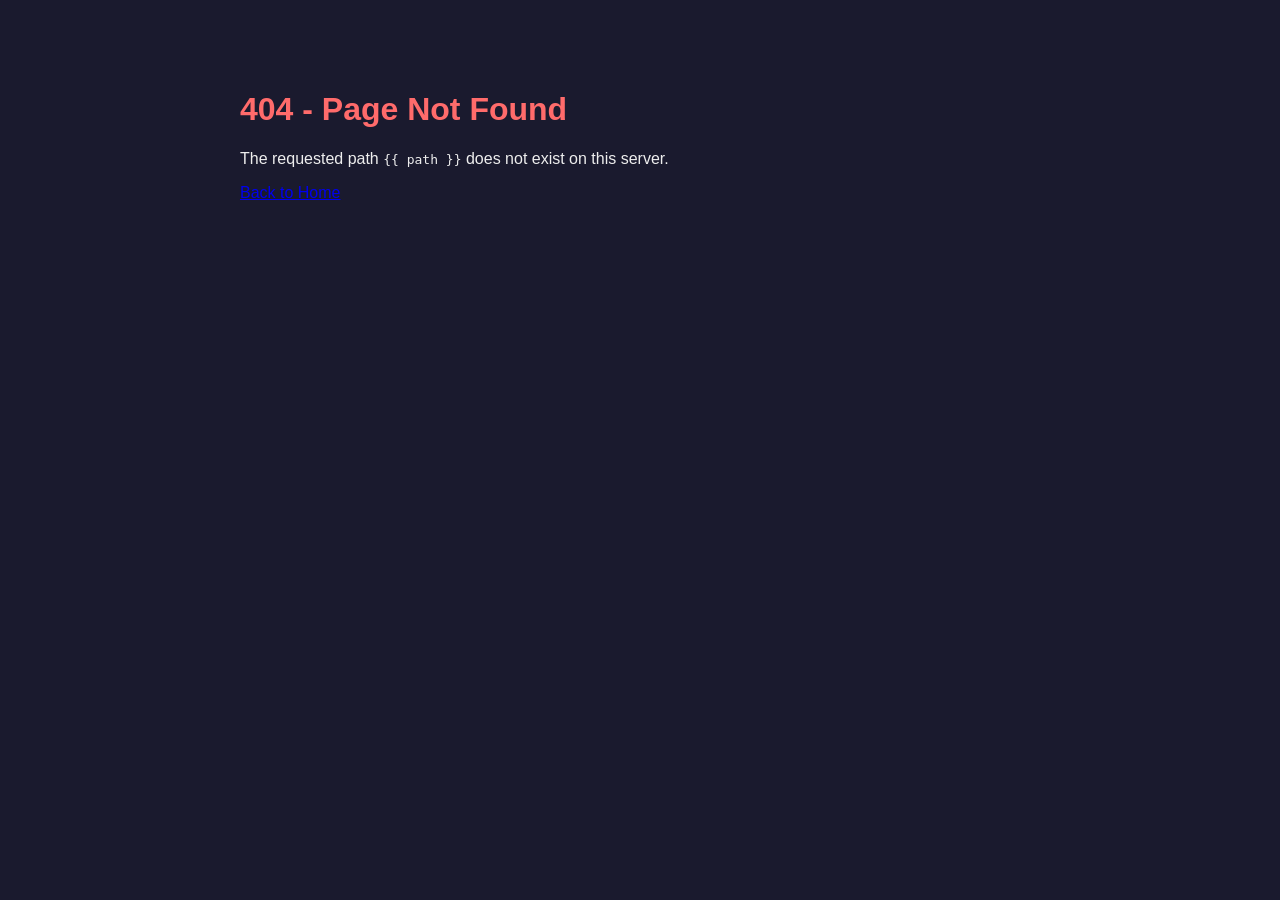
<file: d0y_11/shadow_web_server/templates/error404.html>
<!-- templates/error404.html — reserved for future template-engine use -->
<!DOCTYPE html>
<html>
<head><title>404 Not Found</title>
<style>body{font-family:Arial;max-width:800px;margin:50px auto;padding:20px;background:#1a1a2e;color:#eee;}h1{color:#ff6b6b;}</style>
</head>
<body>
    <h1>404 - Page Not Found</h1>
    <p>The requested path <code>{{ path }}</code> does not exist on this server.</p>
    <p><a href="/">Back to Home</a></p>
</body>
</html>
</file>
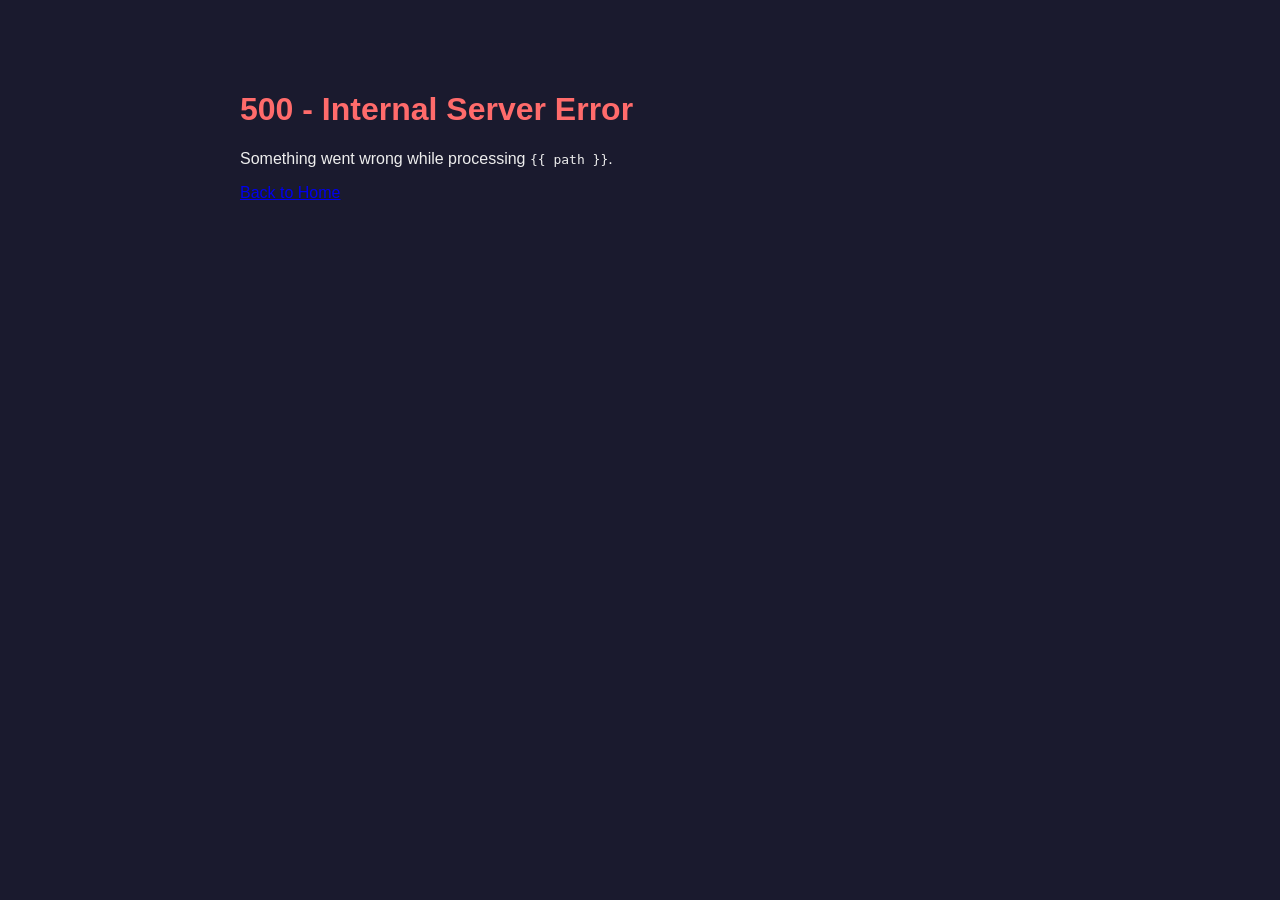
<file: d0y_11/shadow_web_server/templates/error500.html>
<!-- templates/error500.html — reserved for future template-engine use -->
<!DOCTYPE html>
<html>
<head><title>500 Internal Server Error</title>
<style>body{font-family:Arial;max-width:800px;margin:50px auto;padding:20px;background:#1a1a2e;color:#eee;}h1{color:#ff6b6b;}</style>
</head>
<body>
    <h1>500 - Internal Server Error</h1>
    <p>Something went wrong while processing <code>{{ path }}</code>.</p>
    <p><a href="/">Back to Home</a></p>
</body>
</html>
</file>
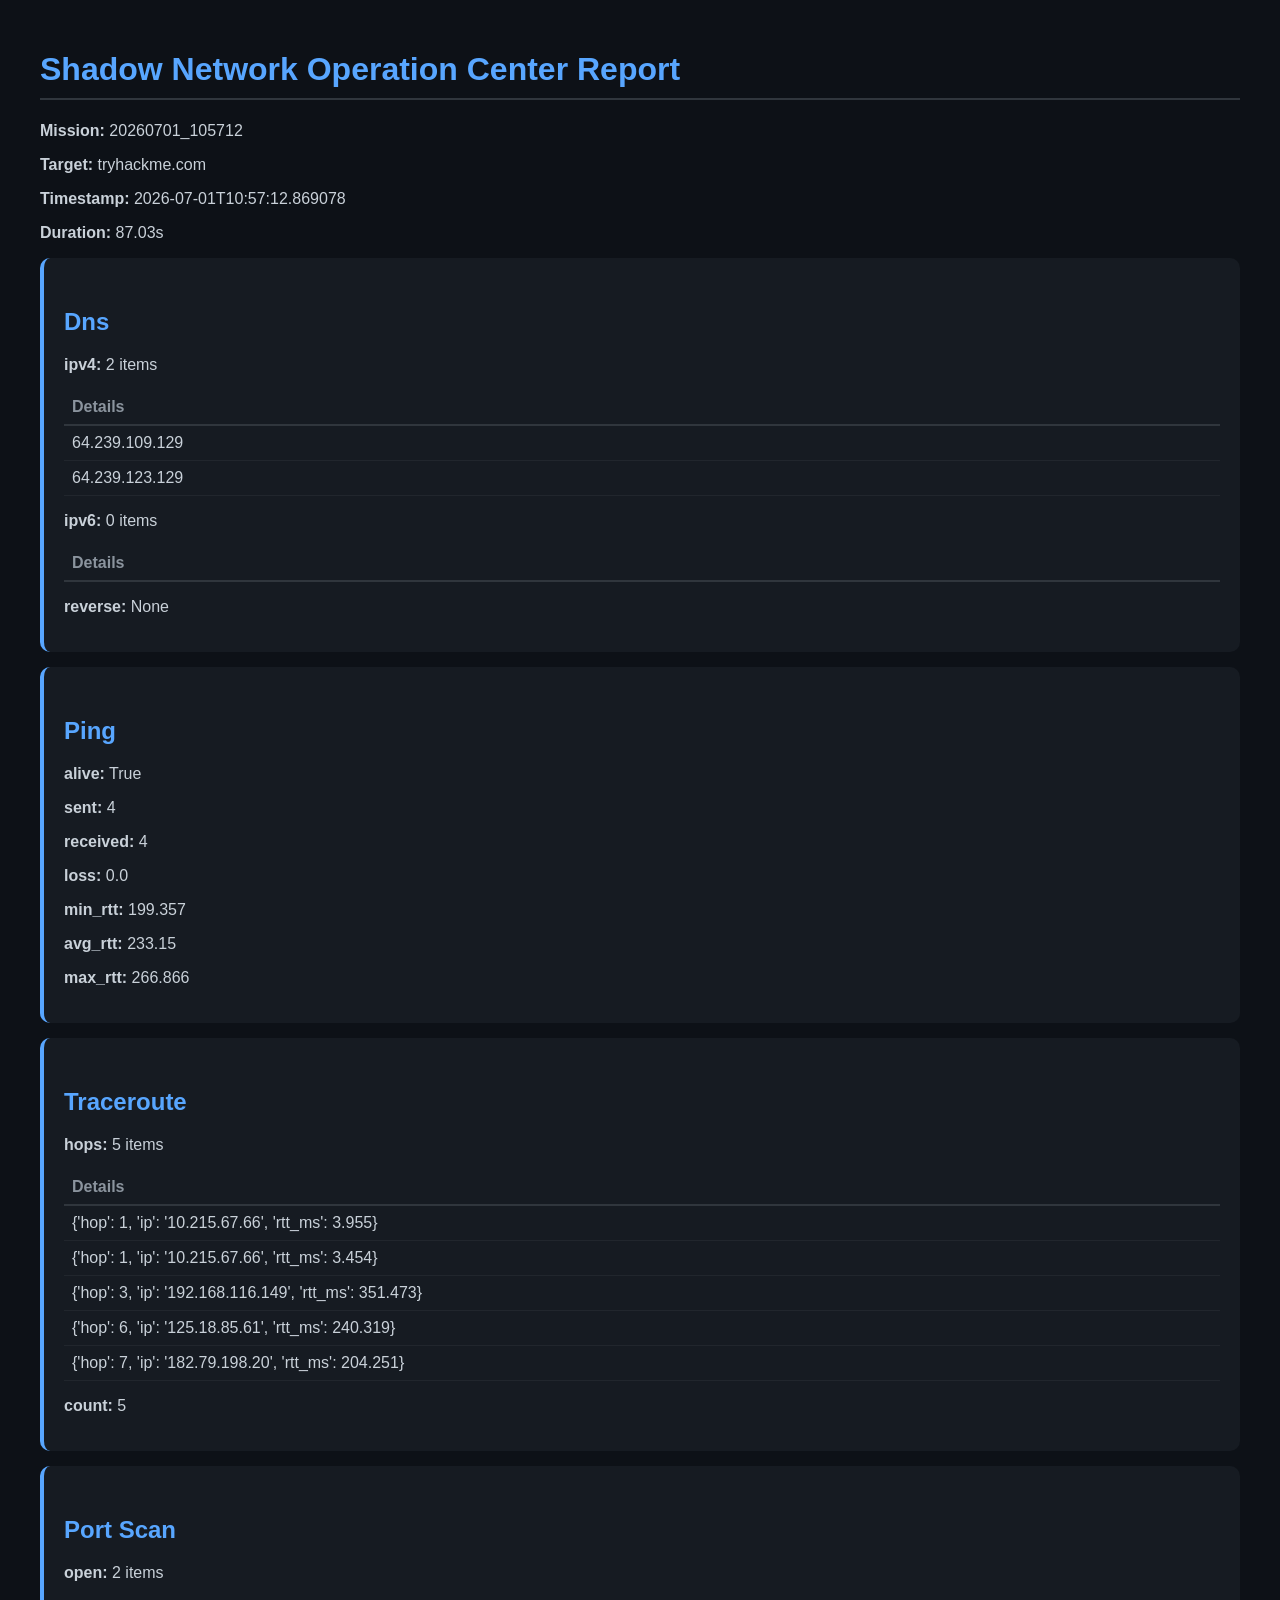
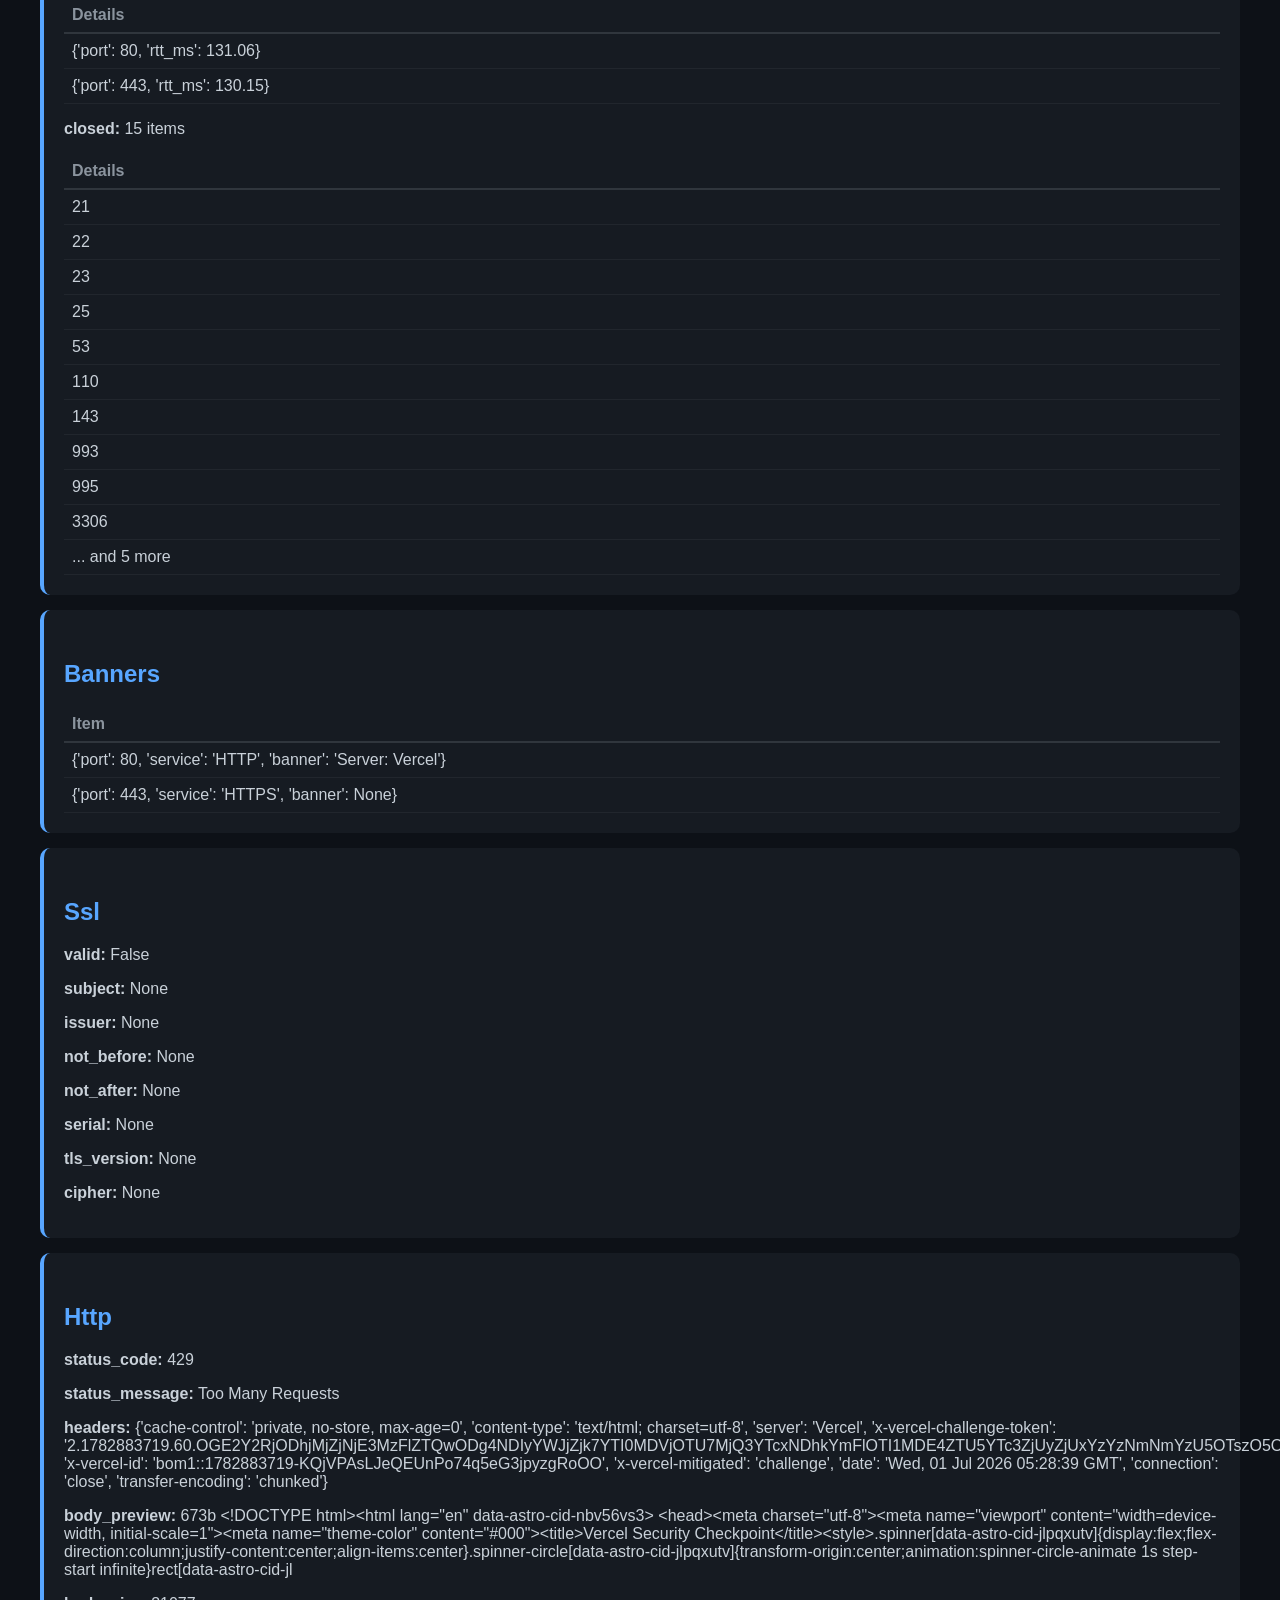
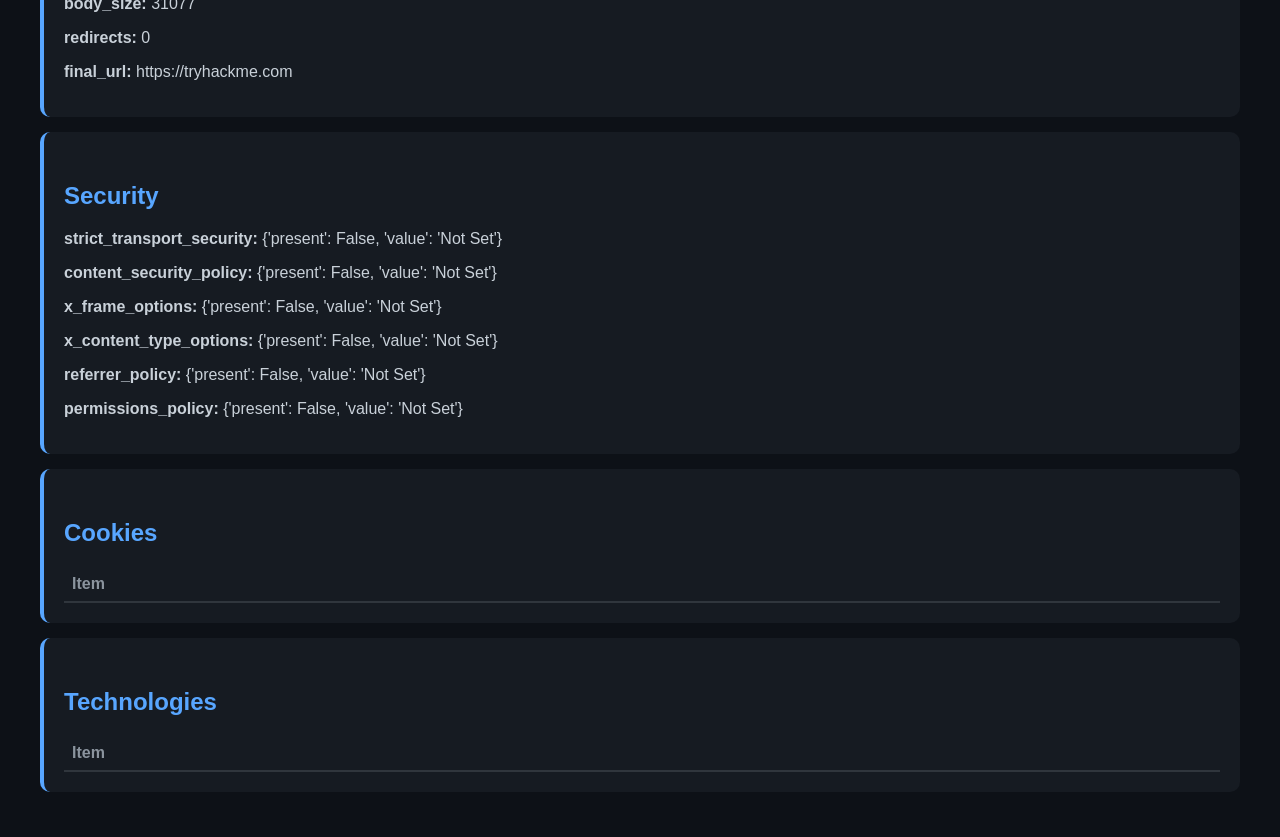
<file: d0y_12/shadow_noc/reports/noc_report_20260701_105839.html>
<!DOCTYPE html>
<html>
<head><title>SNOC Report</title>
<style>
body{font-family:'Segoe UI',sans-serif;background:#0d1117;color:#c9d1d9;padding:30px;max-width:1200px;margin:auto}
h1{color:#58a6ff;border-bottom:2px solid #30363d;padding-bottom:10px}
h2{color:#58a6ff;margin-top:30px}
.section{background:#161b22;padding:20px;border-radius:10px;margin:15px 0;border-left:4px solid #58a6ff}
.status-ok{color:#3fb950}
.status-err{color:#f85149}
.grid{display:grid;grid-template-columns:repeat(auto-fit,minmax(300px,1fr));gap:15px}
.host-item{background:#0d1117;padding:10px;border-radius:6px;border:1px solid #30363d}
table{width:100%;border-collapse:collapse}
th{text-align:left;padding:8px;border-bottom:2px solid #30363d;color:#8b949e}
td{padding:8px;border-bottom:1px solid #21262d}
</style>
</head>
<body>
<h1>Shadow Network Operation Center Report</h1>
<p><strong>Mission:</strong> 20260701_105712</p>
<p><strong>Target:</strong> tryhackme.com</p>
<p><strong>Timestamp:</strong> 2026-07-01T10:57:12.869078</p>
<p><strong>Duration:</strong> 87.03s</p>
<div class="section"><h2>Dns</h2><p><strong>ipv4:</strong> 2 items</p><table><tr><th>Details</th></tr><tr><td>64.239.109.129</td></tr><tr><td>64.239.123.129</td></tr></table><p><strong>ipv6:</strong> 0 items</p><table><tr><th>Details</th></tr></table><p><strong>reverse:</strong> None</p></div><div class="section"><h2>Ping</h2><p><strong>alive:</strong> True</p><p><strong>sent:</strong> 4</p><p><strong>received:</strong> 4</p><p><strong>loss:</strong> 0.0</p><p><strong>min_rtt:</strong> 199.357</p><p><strong>avg_rtt:</strong> 233.15</p><p><strong>max_rtt:</strong> 266.866</p></div><div class="section"><h2>Traceroute</h2><p><strong>hops:</strong> 5 items</p><table><tr><th>Details</th></tr><tr><td>{'hop': 1, 'ip': '10.215.67.66', 'rtt_ms': 3.955}</td></tr><tr><td>{'hop': 1, 'ip': '10.215.67.66', 'rtt_ms': 3.454}</td></tr><tr><td>{'hop': 3, 'ip': '192.168.116.149', 'rtt_ms': 351.473}</td></tr><tr><td>{'hop': 6, 'ip': '125.18.85.61', 'rtt_ms': 240.319}</td></tr><tr><td>{'hop': 7, 'ip': '182.79.198.20', 'rtt_ms': 204.251}</td></tr></table><p><strong>count:</strong> 5</p></div><div class="section"><h2>Port Scan</h2><p><strong>open:</strong> 2 items</p><table><tr><th>Details</th></tr><tr><td>{'port': 80, 'rtt_ms': 131.06}</td></tr><tr><td>{'port': 443, 'rtt_ms': 130.15}</td></tr></table><p><strong>closed:</strong> 15 items</p><table><tr><th>Details</th></tr><tr><td>21</td></tr><tr><td>22</td></tr><tr><td>23</td></tr><tr><td>25</td></tr><tr><td>53</td></tr><tr><td>110</td></tr><tr><td>143</td></tr><tr><td>993</td></tr><tr><td>995</td></tr><tr><td>3306</td></tr><tr><td>... and 5 more</td></tr></table></div><div class="section"><h2>Banners</h2><table><tr><th>Item</th></tr><tr><td>{'port': 80, 'service': 'HTTP', 'banner': 'Server: Vercel'}</td></tr><tr><td>{'port': 443, 'service': 'HTTPS', 'banner': None}</td></tr></table></div><div class="section"><h2>Ssl</h2><p><strong>valid:</strong> False</p><p><strong>subject:</strong> None</p><p><strong>issuer:</strong> None</p><p><strong>not_before:</strong> None</p><p><strong>not_after:</strong> None</p><p><strong>serial:</strong> None</p><p><strong>tls_version:</strong> None</p><p><strong>cipher:</strong> None</p></div><div class="section"><h2>Http</h2><p><strong>status_code:</strong> 429</p><p><strong>status_message:</strong> Too Many Requests</p><p><strong>headers:</strong> {'cache-control': 'private, no-store, max-age=0', 'content-type': 'text/html; charset=utf-8', 'server': 'Vercel', 'x-vercel-challenge-token': '2.1782883719.60.OGE2Y2RjODhjMjZjNjE3MzFlZTQwODg4NDIyYWJjZjk7YTI0MDVjOTU7MjQ3YTcxNDhkYmFlOTI1MDE4ZTU5YTc3ZjUyZjUxYzYzNmNmYzU5OTszO5OSn7x0SEDfhaDI+PfzcMXCIaq1pXWUVzPku06Drbcphs+lrd/XbY9wIJ/GTY4=.200c3dd1e125a058b159c0d3efd028e1', 'x-vercel-id': 'bom1::1782883719-KQjVPAsLJeQEUnPo74q5eG3jpyzgRoOO', 'x-vercel-mitigated': 'challenge', 'date': 'Wed, 01 Jul 2026 05:28:39 GMT', 'connection': 'close', 'transfer-encoding': 'chunked'}</p><p><strong>body_preview:</strong> 673b
&lt;!DOCTYPE html&gt;&lt;html lang="en" data-astro-cid-nbv56vs3&gt; &lt;head&gt;&lt;meta charset="utf-8"&gt;&lt;meta name="viewport" content="width=device-width, initial-scale=1"&gt;&lt;meta name="theme-color" content="#000"&gt;&lt;title&gt;Vercel Security Checkpoint&lt;/title&gt;&lt;style&gt;.spinner[data-astro-cid-jlpqxutv]{display:flex;flex-direction:column;justify-content:center;align-items:center}.spinner-circle[data-astro-cid-jlpqxutv]{transform-origin:center;animation:spinner-circle-animate 1s step-start infinite}rect[data-astro-cid-jl</p><p><strong>body_size:</strong> 31077</p><p><strong>redirects:</strong> 0</p><p><strong>final_url:</strong> https://tryhackme.com</p></div><div class="section"><h2>Security</h2><p><strong>strict_transport_security:</strong> {'present': False, 'value': 'Not Set'}</p><p><strong>content_security_policy:</strong> {'present': False, 'value': 'Not Set'}</p><p><strong>x_frame_options:</strong> {'present': False, 'value': 'Not Set'}</p><p><strong>x_content_type_options:</strong> {'present': False, 'value': 'Not Set'}</p><p><strong>referrer_policy:</strong> {'present': False, 'value': 'Not Set'}</p><p><strong>permissions_policy:</strong> {'present': False, 'value': 'Not Set'}</p></div><div class="section"><h2>Cookies</h2><table><tr><th>Item</th></tr></table></div><div class="section"><h2>Technologies</h2><table><tr><th>Item</th></tr></table></div></body></html>
</file>
